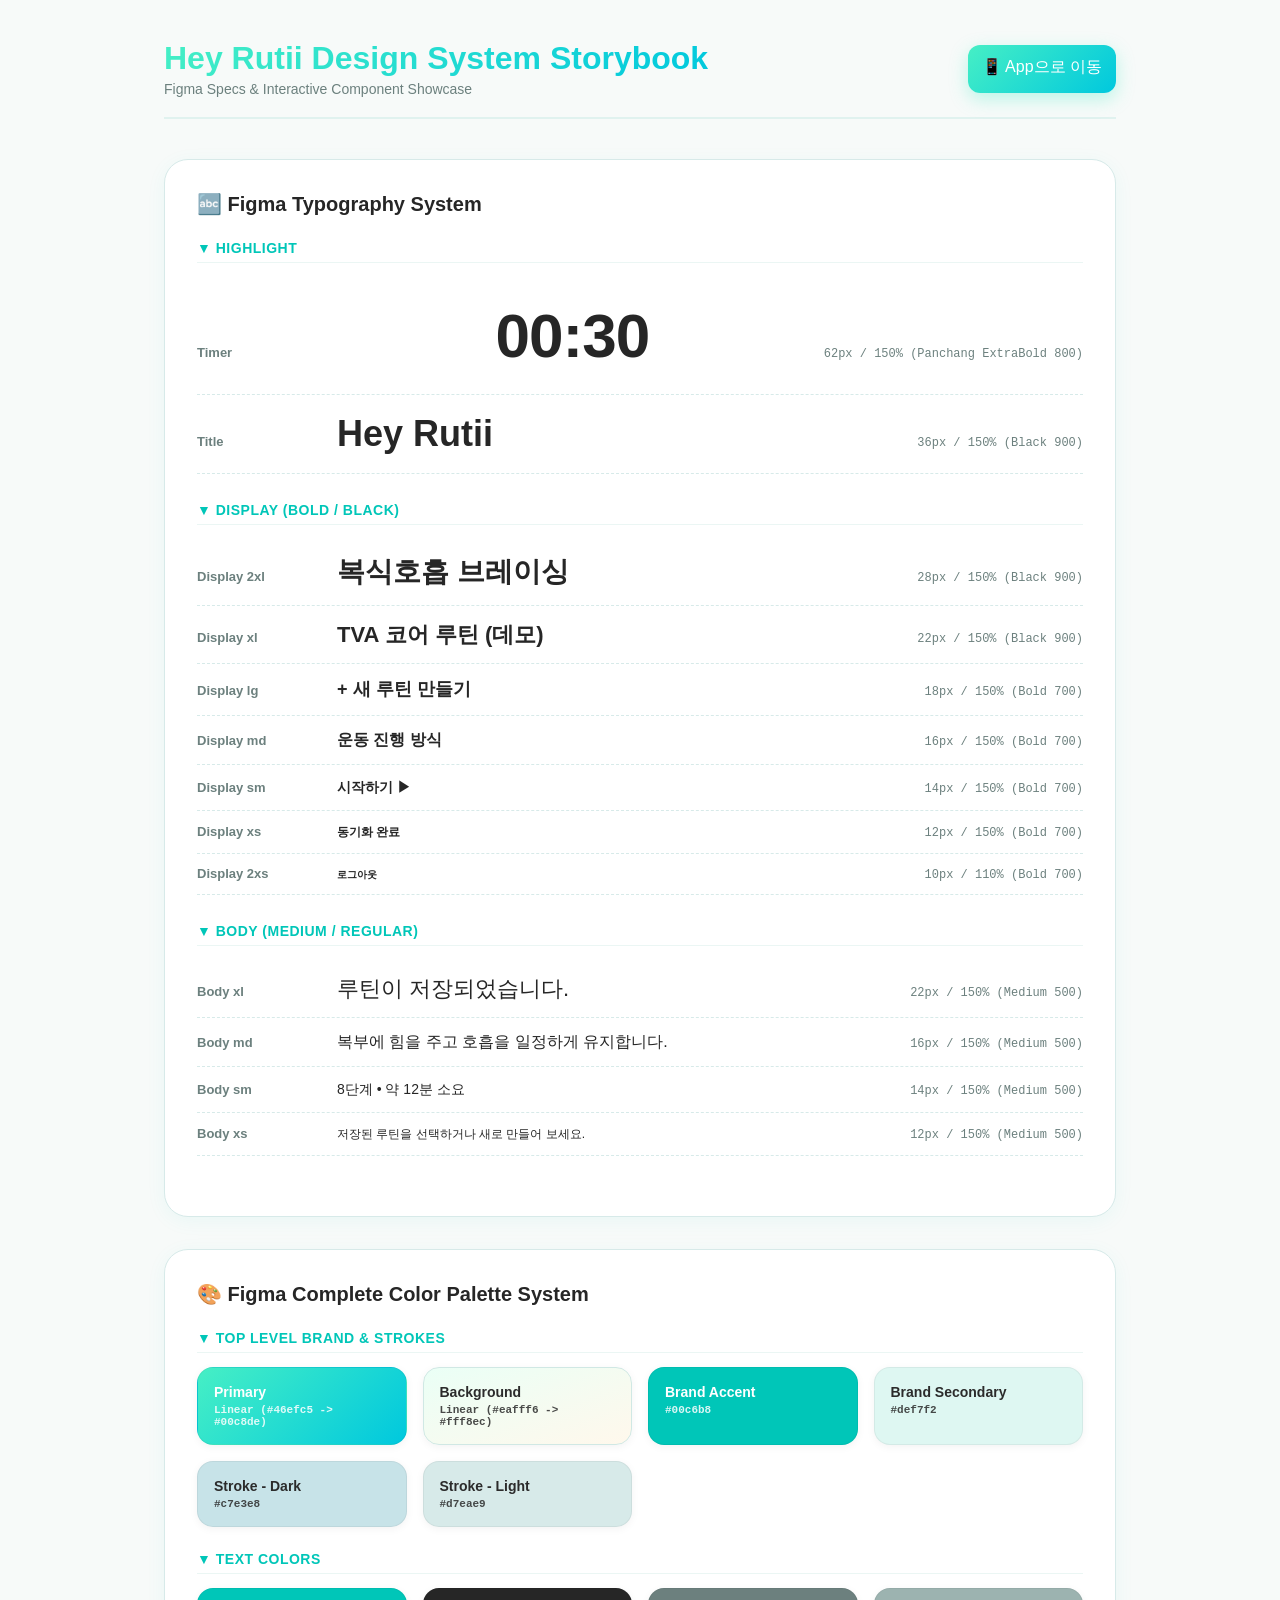
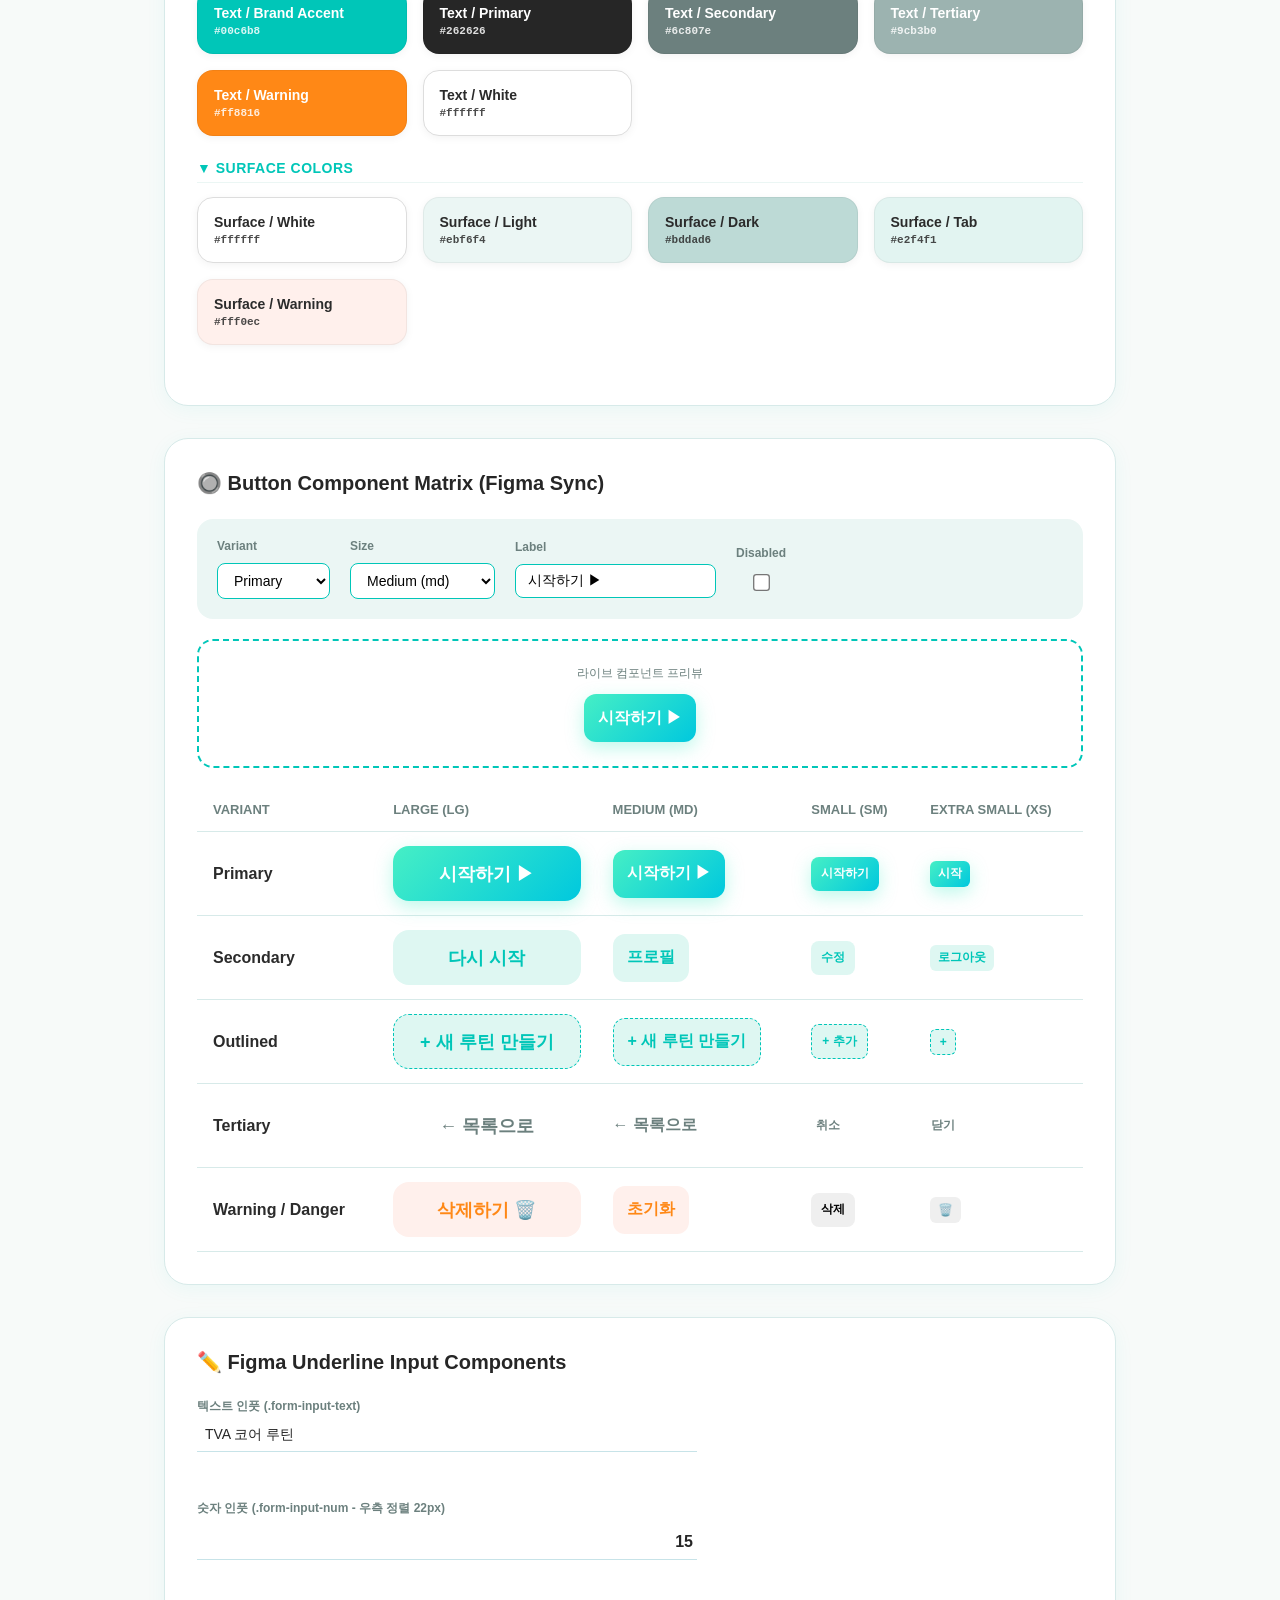
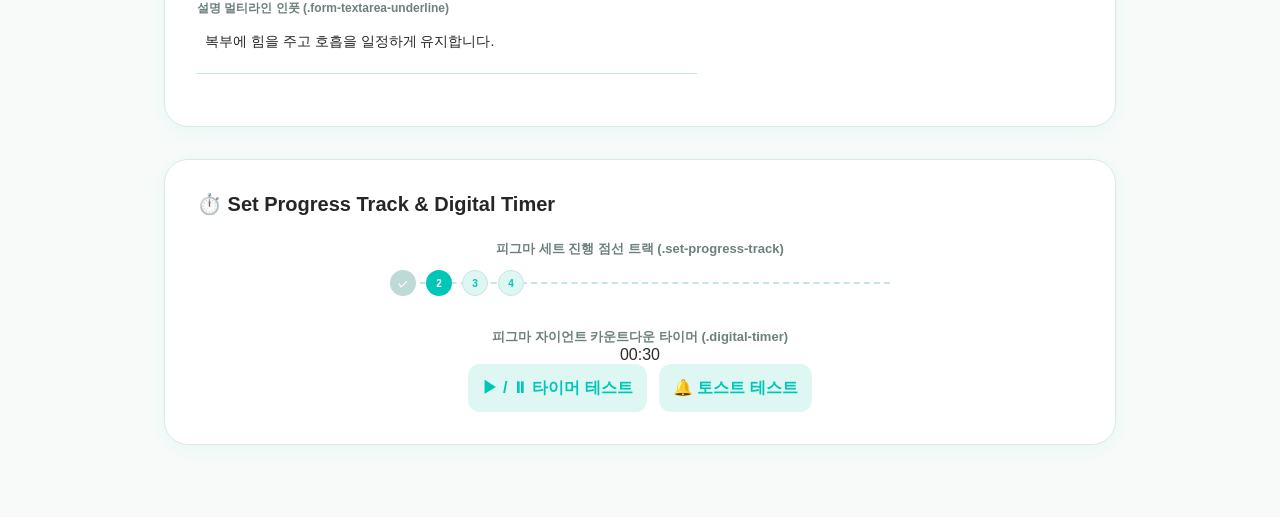
<file: storybook.html>
<!DOCTYPE html>
<html lang="ko">
<head>
  <meta charset="UTF-8" />
  <meta name="viewport" content="width=device-width, initial-scale=1.0" />
  <title>Hey Rutii - Design System Storybook</title>
  <link rel="icon" type="image/jpeg" href="./favicon.jpg" />
  <link rel="apple-touch-icon" href="./favicon.jpg" />
  <link rel="stylesheet" href="https://api.fontshare.com/v2/css?f[]=panchang@800&display=swap" />
  <link rel="stylesheet" href="./src/css/styles.css" />
  <style>
    body {
      background: #f7faf9;
      color: #2b2b2b;
      padding: 0;
      margin: 0;
      font-family: -apple-system, BlinkMacSystemFont, 'Segoe UI', Roboto, sans-serif;
    }
    .sb-container {
      max-width: 1000px;
      margin: 0 auto;
      padding: 40px 24px;
    }
    .sb-header {
      margin-bottom: 40px;
      border-bottom: 2px solid #e0f2ef;
      padding-bottom: 20px;
      display: flex;
      justify-content: space-between;
      align-items: center;
    }
    .sb-title {
      font-size: 32px;
      font-weight: 900;
      background: var(--brand-gradient);
      -webkit-background-clip: text;
      -webkit-text-fill-color: transparent;
    }
    .sb-section {
      background: #ffffff;
      border-radius: 24px;
      padding: 32px;
      margin-bottom: 32px;
      box-shadow: 0 4px 20px rgba(0, 198, 184, 0.06);
      border: 1px solid var(--border-base);
    }
    .sb-section-title {
      font-size: 20px;
      font-weight: 900;
      color: var(--text-primary);
      margin-bottom: 24px;
      display: flex;
      align-items: center;
      gap: 10px;
    }
    .sb-grid {
      display: grid;
      grid-template-columns: repeat(auto-fill, minmax(180px, 1fr));
      gap: 16px;
    }
    .color-swatch {
      border-radius: 16px;
      padding: 16px;
      color: #ffffff;
      font-weight: 700;
      font-size: 13px;
      box-shadow: 0 2px 8px rgba(0,0,0,0.05);
      border: 1px solid rgba(0,0,0,0.05);
    }
    .color-swatch-dark {
      color: #2b2b2b;
    }
    .swatch-name {
      font-size: 14px;
      font-weight: 900;
      margin-bottom: 4px;
    }
    .swatch-code {
      font-size: 11px;
      opacity: 0.85;
      font-family: monospace;
    }
    .matrix-table {
      width: 100%;
      border-collapse: collapse;
    }
    .matrix-table th, .matrix-table td {
      padding: 14px 16px;
      text-align: left;
      border-bottom: 1px solid var(--border-base);
    }
    .matrix-table th {
      font-size: 13px;
      color: var(--text-secondary);
      font-weight: 700;
      text-transform: uppercase;
    }
    .interactive-panel {
      background: var(--bg-secondary);
      border-radius: 16px;
      padding: 20px;
      margin-top: 20px;
      display: flex;
      gap: 20px;
      align-items: center;
      flex-wrap: wrap;
    }
    .ctrl-group {
      display: flex;
      flex-direction: column;
      gap: 6px;
    }
    .ctrl-group label {
      font-size: 12px;
      font-weight: 700;
      color: var(--text-secondary);
    }
    .ctrl-select, .ctrl-input {
      padding: 8px 12px;
      border-radius: 8px;
      border: 1px solid var(--border-accent);
      background: #fff;
      font-size: 14px;
      outline: none;
    }

    /* Typography Showcase Box */
    .typo-group {
      margin-bottom: 28px;
    }
    .typo-group-name {
      font-size: 14px;
      font-weight: 900;
      color: var(--accent-color);
      text-transform: uppercase;
      letter-spacing: 0.5px;
      margin-bottom: 14px;
      border-bottom: 1px solid var(--bg-secondary);
      padding-bottom: 6px;
    }
    .typo-row {
      display: flex;
      align-items: baseline;
      justify-content: space-between;
      padding: 12px 0;
      border-bottom: 1px dashed var(--border-base);
    }
    .typo-label {
      font-size: 13px;
      font-weight: 700;
      color: var(--text-secondary);
      width: 140px;
      flex-shrink: 0;
    }
    .typo-sample {
      flex: 1;
      color: var(--text-primary);
    }
    .typo-spec {
      font-size: 12px;
      color: var(--text-secondary);
      font-family: monospace;
      margin-left: 16px;
    }
  </style>
</head>
<body>
<div id="toast-container"></div>
<div id="custom-tooltip"></div>

<div class="sb-container">
  <!-- Header -->
  <div class="sb-header">
    <div>
      <div class="sb-title">Hey Rutii Design System Storybook</div>
      <div style="font-size: 14px; color: var(--text-secondary); margin-top: 4px;">Figma Specs & Interactive Component Showcase</div>
    </div>
    <a href="./index.html" class="btn-md btn-primary" style="text-decoration:none;">📱 App으로 이동</a>
  </div>

  <!-- 1. Figma Exact Typography System -->
  <div class="sb-section">
    <div class="sb-section-title">🔤 Figma Typography System</div>
    
    <!-- Highlight -->
    <div class="typo-group">
      <div class="typo-group-name">▼ Highlight</div>
      
      <div class="typo-row">
        <div class="typo-label">Timer</div>
        <div class="typo-sample typo-highlight-timer">00:30</div>
        <div class="typo-spec">62px / 150% (Panchang ExtraBold 800)</div>
      </div>

      <div class="typo-row">
        <div class="typo-label">Title</div>
        <div class="typo-sample typo-highlight-title">Hey Rutii</div>
        <div class="typo-spec">36px / 150% (Black 900)</div>
      </div>
    </div>

    <!-- Display -->
    <div class="typo-group">
      <div class="typo-group-name">▼ Display (Bold / Black)</div>
      
      <div class="typo-row">
        <div class="typo-label">Display 2xl</div>
        <div class="typo-sample typo-display-2xl">복식호흡 브레이싱</div>
        <div class="typo-spec">28px / 150% (Black 900)</div>
      </div>

      <div class="typo-row">
        <div class="typo-label">Display xl</div>
        <div class="typo-sample typo-display-xl">TVA 코어 루틴 (데모)</div>
        <div class="typo-spec">22px / 150% (Black 900)</div>
      </div>

      <div class="typo-row">
        <div class="typo-label">Display lg</div>
        <div class="typo-sample typo-display-lg">+ 새 루틴 만들기</div>
        <div class="typo-spec">18px / 150% (Bold 700)</div>
      </div>

      <div class="typo-row">
        <div class="typo-label">Display md</div>
        <div class="typo-sample typo-display-md">운동 진행 방식</div>
        <div class="typo-spec">16px / 150% (Bold 700)</div>
      </div>

      <div class="typo-row">
        <div class="typo-label">Display sm</div>
        <div class="typo-sample typo-display-sm">시작하기 ▶</div>
        <div class="typo-spec">14px / 150% (Bold 700)</div>
      </div>

      <div class="typo-row">
        <div class="typo-label">Display xs</div>
        <div class="typo-sample typo-display-xs">동기화 완료</div>
        <div class="typo-spec">12px / 150% (Bold 700)</div>
      </div>

      <div class="typo-row">
        <div class="typo-label">Display 2xs</div>
        <div class="typo-sample typo-display-2xs">로그아웃</div>
        <div class="typo-spec">10px / 110% (Bold 700)</div>
      </div>
    </div>

    <!-- Body -->
    <div class="typo-group">
      <div class="typo-group-name">▼ Body (Medium / Regular)</div>
      
      <div class="typo-row">
        <div class="typo-label">Body xl</div>
        <div class="typo-sample typo-body-xl">루틴이 저장되었습니다.</div>
        <div class="typo-spec">22px / 150% (Medium 500)</div>
      </div>

      <div class="typo-row">
        <div class="typo-label">Body md</div>
        <div class="typo-sample typo-body-md">복부에 힘을 주고 호흡을 일정하게 유지합니다.</div>
        <div class="typo-spec">16px / 150% (Medium 500)</div>
      </div>

      <div class="typo-row">
        <div class="typo-label">Body sm</div>
        <div class="typo-sample typo-body-sm">8단계 • 약 12분 소요</div>
        <div class="typo-spec">14px / 150% (Medium 500)</div>
      </div>

      <div class="typo-row">
        <div class="typo-label">Body xs</div>
        <div class="typo-sample typo-body-xs">저장된 루틴을 선택하거나 새로 만들어 보세요.</div>
        <div class="typo-spec">12px / 150% (Medium 500)</div>
      </div>
    </div>
  </div>

  
  <!-- 2. Figma Complete Color Palette System -->
  <div class="sb-section">
    <div class="sb-section-title">🎨 Figma Complete Color Palette System</div>
    
    <!-- Top Level -->
    <div class="typo-group" style="margin-bottom: 24px;">
      <div class="typo-group-name">▼ Top Level Brand & Strokes</div>
      <div class="sb-grid">
        <div class="color-swatch" style="background: var(--color-primary);">
          <div class="swatch-name">Primary</div>
          <div class="swatch-code">Linear (#46efc5 -> #00c8de)</div>
        </div>
        <div class="color-swatch color-swatch-dark" style="background: var(--color-background); border:1px solid #d0e8e4;">
          <div class="swatch-name">Background</div>
          <div class="swatch-code">Linear (#eafff6 -> #fff8ec)</div>
        </div>
        <div class="color-swatch" style="background: var(--color-brand-accent);">
          <div class="swatch-name">Brand Accent</div>
          <div class="swatch-code">#00c6b8</div>
        </div>
        <div class="color-swatch color-swatch-dark" style="background: var(--color-brand-secondary);">
          <div class="swatch-name">Brand Secondary</div>
          <div class="swatch-code">#def7f2</div>
        </div>
        <div class="color-swatch color-swatch-dark" style="background: var(--color-stroke-dark);">
          <div class="swatch-name">Stroke - Dark</div>
          <div class="swatch-code">#c7e3e8</div>
        </div>
        <div class="color-swatch color-swatch-dark" style="background: var(--color-stroke-light);">
          <div class="swatch-name">Stroke - Light</div>
          <div class="swatch-code">#d7eae9</div>
        </div>
      </div>
    </div>

    <!-- Text Category -->
    <div class="typo-group" style="margin-bottom: 24px;">
      <div class="typo-group-name">▼ Text Colors</div>
      <div class="sb-grid">
        <div class="color-swatch" style="background: var(--text-brand-accent);">
          <div class="swatch-name">Text / Brand Accent</div>
          <div class="swatch-code">#00c6b8</div>
        </div>
        <div class="color-swatch" style="background: var(--text-primary);">
          <div class="swatch-name">Text / Primary</div>
          <div class="swatch-code">#262626</div>
        </div>
        <div class="color-swatch" style="background: var(--text-secondary);">
          <div class="swatch-name">Text / Secondary</div>
          <div class="swatch-code">#6c807e</div>
        </div>
        <div class="color-swatch" style="background: var(--text-tertiary);">
          <div class="swatch-name">Text / Tertiary</div>
          <div class="swatch-code">#9cb3b0</div>
        </div>
        <div class="color-swatch" style="background: var(--text-warning);">
          <div class="swatch-name">Text / Warning</div>
          <div class="swatch-code">#ff8816</div>
        </div>
        <div class="color-swatch color-swatch-dark" style="background: #ffffff; border:1px solid #ddd;">
          <div class="swatch-name">Text / White</div>
          <div class="swatch-code">#ffffff</div>
        </div>
      </div>
    </div>

    <!-- Surface Category -->
    <div class="typo-group">
      <div class="typo-group-name">▼ Surface Colors</div>
      <div class="sb-grid">
        <div class="color-swatch color-swatch-dark" style="background: var(--surface-white); border:1px solid #ddd;">
          <div class="swatch-name">Surface / White</div>
          <div class="swatch-code">#ffffff</div>
        </div>
        <div class="color-swatch color-swatch-dark" style="background: var(--surface-light);">
          <div class="swatch-name">Surface / Light</div>
          <div class="swatch-code">#ebf6f4</div>
        </div>
        <div class="color-swatch color-swatch-dark" style="background: var(--surface-dark);">
          <div class="swatch-name">Surface / Dark</div>
          <div class="swatch-code">#bddad6</div>
        </div>
        <div class="color-swatch color-swatch-dark" style="background: var(--surface-tab);">
          <div class="swatch-name">Surface / Tab</div>
          <div class="swatch-code">#e2f4f1</div>
        </div>
        <div class="color-swatch color-swatch-dark" style="background: var(--surface-warning);">
          <div class="swatch-name">Surface / Warning</div>
          <div class="swatch-code">#fff0ec</div>
        </div>
      </div>
    </div>
  </div>

  <!-- 3. Button Component Matrix -->
  <div class="sb-section">
    <div class="sb-section-title">🔘 Button Component Matrix (Figma Sync)</div>
    
    <!-- Interactive Controls -->
    <div class="interactive-panel">
      <div class="ctrl-group">
        <label>Variant</label>
        <select id="ctrlVariant" class="ctrl-select" onchange="updateBtnPreview()">
          <option value="primary">Primary</option>
          <option value="secondary">Secondary</option>
          <option value="outlined">Outlined</option>
          <option value="tertiary">Tertiary</option>
          <option value="warning">Warning</option>
          <option value="danger">Danger</option>
        </select>
      </div>

      <div class="ctrl-group">
        <label>Size</label>
        <select id="ctrlSize" class="ctrl-select" onchange="updateBtnPreview()">
          <option value="lg">Large (lg)</option>
          <option value="md" selected>Medium (md)</option>
          <option value="sm">Small (sm)</option>
          <option value="xs">Extra Small (xs)</option>
        </select>
      </div>

      <div class="ctrl-group">
        <label>Label</label>
        <input id="ctrlLabel" class="ctrl-input" type="text" value="시작하기 ▶" oninput="updateBtnPreview()" />
      </div>

      <div class="ctrl-group">
        <label>Disabled</label>
        <input id="ctrlDisabled" type="checkbox" onchange="updateBtnPreview()" style="transform:scale(1.3); margin-top:6px;" />
      </div>
    </div>

    <!-- Live Preview -->
    <div style="background: #ffffff; border: 2px dashed var(--border-accent); border-radius: 16px; padding: 24px; margin: 20px 0; text-align: center;">
      <div style="font-size:12px; color:var(--text-secondary); margin-bottom:12px;">라이브 컴포넌트 프리뷰</div>
      <button id="btnPreview" class="btn-md btn-primary">시작하기 ▶</button>
    </div>

    <!-- Static Matrix Table -->
    <table class="matrix-table">
      <thead>
        <tr>
          <th>Variant</th>
          <th>Large (lg)</th>
          <th>Medium (md)</th>
          <th>Small (sm)</th>
          <th>Extra Small (xs)</th>
        </tr>
      </thead>
      <tbody>
        <tr>
          <td><b>Primary</b></td>
          <td><button class="btn-lg btn-primary">시작하기 ▶</button></td>
          <td><button class="btn-md btn-primary">시작하기 ▶</button></td>
          <td><button class="btn-sm btn-primary">시작하기</button></td>
          <td><button class="btn-xs btn-primary">시작</button></td>
        </tr>
        <tr>
          <td><b>Secondary</b></td>
          <td><button class="btn-lg btn-secondary">다시 시작</button></td>
          <td><button class="btn-md btn-secondary">프로필</button></td>
          <td><button class="btn-sm btn-secondary">수정</button></td>
          <td><button class="btn-xs btn-secondary">로그아웃</button></td>
        </tr>
        <tr>
          <td><b>Outlined</b></td>
          <td><button class="btn-lg btn-outlined">+ 새 루틴 만들기</button></td>
          <td><button class="btn-md btn-outlined">+ 새 루틴 만들기</button></td>
          <td><button class="btn-sm btn-outlined">+ 추가</button></td>
          <td><button class="btn-xs btn-outlined">+</button></td>
        </tr>
        <tr>
          <td><b>Tertiary</b></td>
          <td><button class="btn-lg btn-tertiary">← 목록으로</button></td>
          <td><button class="btn-md btn-tertiary">← 목록으로</button></td>
          <td><button class="btn-sm btn-tertiary">취소</button></td>
          <td><button class="btn-xs btn-tertiary">닫기</button></td>
        </tr>
        <tr>
          <td><b>Warning / Danger</b></td>
          <td><button class="btn-lg btn-warning">삭제하기 🗑️</button></td>
          <td><button class="btn-md btn-warning">초기화</button></td>
          <td><button class="btn-sm btn-danger">삭제</button></td>
          <td><button class="btn-xs btn-danger">🗑️</button></td>
        </tr>
      </tbody>
    </table>
  </div>

  <!-- 4. Underline Input Components -->
  <div class="sb-section">
    <div class="sb-section-title">✏️ Figma Underline Input Components</div>
    
    <div style="display:flex; flex-direction:column; gap:24px; max-width: 500px;">
      <div>
        <label style="font-size:12px; font-weight:700; color:var(--text-secondary);">텍스트 인풋 (.form-input-text)</label>
        <input type="text" class="form-input-text" placeholder="운동 이름을 입력하세요 (예: 푸쉬업)" value="TVA 코어 루틴" />
      </div>

      <div>
        <label style="font-size:12px; font-weight:700; color:var(--text-secondary);">숫자 인풋 (.form-input-num - 우측 정렬 22px)</label>
        <input type="number" class="form-input-num" value="15" />
      </div>

      <div>
        <label style="font-size:12px; font-weight:700; color:var(--text-secondary);">설명 멀티라인 인풋 (.form-textarea-underline)</label>
        <textarea class="form-textarea-underline" placeholder="주의사항이나 동작 방법을 입력하세요">복부에 힘을 주고 호흡을 일정하게 유지합니다.</textarea>
      </div>
    </div>
  </div>

  <!-- 5. Set Progress Track & Giant Digital Timer -->
  <div class="sb-section">
    <div class="sb-section-title">⏱️ Set Progress Track & Digital Timer</div>
    
    <div style="max-width: 500px; margin: 0 auto; text-align: center;">
      <div style="font-size: 13px; font-weight: 700; color: var(--text-secondary); margin-bottom: 12px;">피그마 세트 진행 점선 트랙 (.set-progress-track)</div>
      
      <div class="set-progress-track" style="margin-bottom: 24px;">
        <div class="set-progress-line"></div>
        <div class="set-dot done">✓</div>
        <div class="set-dot current">2</div>
        <div class="set-dot upcoming">3</div>
        <div class="set-dot upcoming">4</div>
      </div>

      <div style="font-size: 13px; font-weight: 700; color: var(--text-secondary); margin-top: 32px;">피그마 자이언트 카운트다운 타이머 (.digital-timer)</div>
      <div class="digital-timer" id="demoTimer">00:30</div>

      <div style="display:flex; gap:12px; justify-content:center;">
        <button class="btn-md btn-secondary" onclick="toggleDemoTimer()">▶ / ⏸ 타이머 테스트</button>
        <button class="btn-md btn-secondary" onclick="triggerDemoToast()">🔔 토스트 테스트</button>
      </div>
    </div>
  </div>
</div>

<script>
  function updateBtnPreview() {
    const variant = document.getElementById('ctrlVariant').value;
    const size = document.getElementById('ctrlSize').value;
    const label = document.getElementById('ctrlLabel').value;
    const disabled = document.getElementById('ctrlDisabled').checked;

    const btn = document.getElementById('btnPreview');
    btn.className = `btn-${size} btn-${variant}`;
    btn.innerText = label || '버튼';
    btn.disabled = disabled;
  }

  let timerSec = 30;
  let timerInterval = null;

  function toggleDemoTimer() {
    if (timerInterval) {
      clearInterval(timerInterval);
      timerInterval = null;
    } else {
      timerInterval = setInterval(() => {
        if (timerSec > 0) {
          timerSec--;
          const m = Math.floor(timerSec / 60);
          const s = timerSec % 60;
          document.getElementById('demoTimer').innerText = `${m < 10 ? '0' : ''}${m}:${s < 10 ? '0' : ''}${s}`;
        } else {
          timerSec = 30;
          document.getElementById('demoTimer').innerText = '00:30';
        }
      }, 1000);
    }
  }

  function triggerDemoToast() {
    let container = document.getElementById('toast-container');
    const toast = document.createElement('div');
    toast.className = 'toast';
    toast.innerText = '✨ 디자인 시스템 토스트 알림 메시지입니다!';
    container.appendChild(toast);
    setTimeout(() => {
      toast.style.animation = 'toast-out 0.3s ease forwards';
      setTimeout(() => toast.remove(), 300);
    }, 2500);
  }
</script>
</body>
</html>
</file>
<file: src/css/styles.css>
/* ==========================================================================
   Hey Rutii - Master Stylesheet
   --------------------------------------------------------------------------
   This master stylesheet imports:
   1. variables.css  : Design system tokens, colors, typography, spacing
   2. components.css : Button matrix, underline inputs, cards, timers, tabs
   ========================================================================== */

@import './variables.css';
@import './components.css';
</file>
